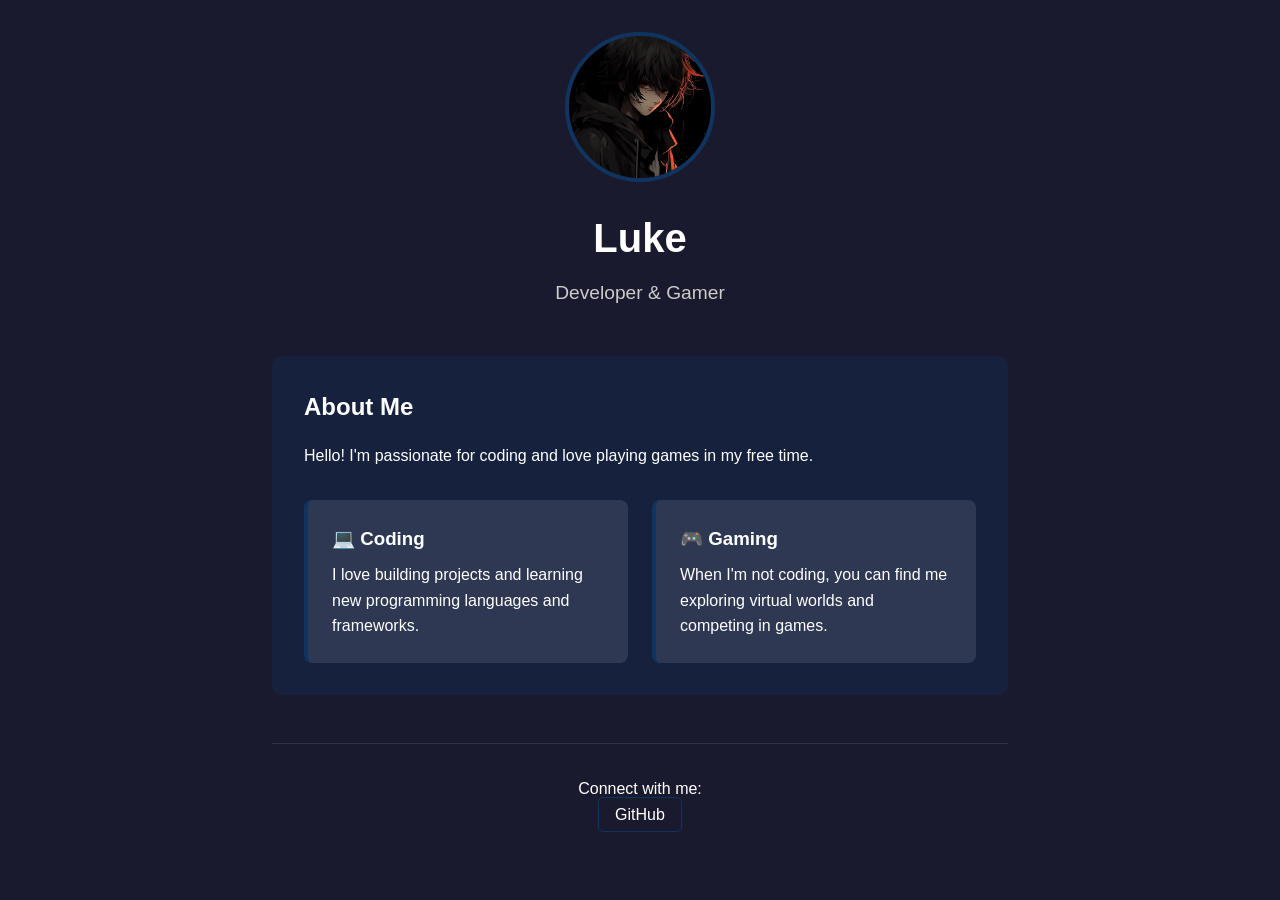
<file: index.html>
<!DOCTYPE html>
<html lang="en">
<head>
    <meta charset="UTF-8">
    <meta name="viewport" content="width=device-width, initial-scale=1.0">
    <title>About Me - Luke</title>
    <link rel="stylesheet" href="style.css">
</head>
<body>
    <div class="container">
        <header>
            <img src="profile.png" alt="Profile Picture" class="profile-pic">
            <h1>Luke</h1>
            <p class="tagline">Developer & Gamer</p>
        </header>
        
        <section class="about">
            <h2>About Me</h2>
            <p>Hello! I'm passionate for coding and love playing games in my free time. </p>
            
            <div class="interests">
                <div class="interest-item">
                    <h3>💻 Coding</h3>
                    <p>I love building projects and learning new programming languages and frameworks.</p>
                </div>
                <div class="interest-item">
                    <h3>🎮 Gaming</h3>
                    <p>When I'm not coding, you can find me exploring virtual worlds and competing in games.</p>
                </div>
            </div>
        </section>
        
        <footer>
            <p>Connect with me:</p>
            <div class="social-links">
                <!-- Add your social links here -->
                <a href="https://github.com/yourusername" target="_blank">GitHub</a>
            </div>
        </footer>
    </div>
</body>
</html>
</file>
<file: style.css>
/* Change this hex code to any color you want for the background */
:root {
    --background-color: #1a1a2e; /* Dark blue background - change this! */
    --text-color: #ffffff;
    --accent-color: #0f3460;
    --card-color: #16213e;
}

* {
    margin: 0;
    padding: 0;
    box-sizing: border-box;
}

body {
    background-color: var(--background-color);
    color: var(--text-color);
    font-family: 'Arial', sans-serif;
    line-height: 1.6;
    min-height: 100vh;
}

.container {
    max-width: 800px;
    margin: 0 auto;
    padding: 2rem;
}

header {
    text-align: center;
    margin-bottom: 3rem;
}

.profile-pic {
    width: 150px;
    height: 150px;
    border-radius: 50%;
    object-fit: cover;
    border: 4px solid var(--accent-color);
    margin-bottom: 1rem;
}

h1 {
    font-size: 2.5rem;
    margin-bottom: 0.5rem;
    color: var(--text-color);
}

.tagline {
    font-size: 1.2rem;
    color: #cccccc;
}

.about {
    background-color: var(--card-color);
    padding: 2rem;
    border-radius: 10px;
    margin-bottom: 2rem;
}

.about h2 {
    margin-bottom: 1rem;
    color: var(--text-color);
}

.interests {
    display: grid;
    grid-template-columns: repeat(auto-fit, minmax(250px, 1fr));
    gap: 1.5rem;
    margin-top: 2rem;
}

.interest-item {
    background-color: rgba(255, 255, 255, 0.1);
    padding: 1.5rem;
    border-radius: 8px;
    border-left: 4px solid var(--accent-color);
}

.interest-item h3 {
    margin-bottom: 0.5rem;
    color: var(--text-color);
}

footer {
    text-align: center;
    margin-top: 3rem;
    padding-top: 2rem;
    border-top: 1px solid rgba(255, 255, 255, 0.1);
}

.social-links a {
    color: var(--text-color);
    text-decoration: none;
    margin: 0 1rem;
    padding: 0.5rem 1rem;
    border: 1px solid var(--accent-color);
    border-radius: 5px;
    transition: background-color 0.3s;
}

.social-links a:hover {
    background-color: var(--accent-color);
}

/* Responsive design */
@media (max-width: 600px) {
    .container {
        padding: 1rem;
    }
    
    .interests {
        grid-template-columns: 1fr;
    }
    
    h1 {
        font-size: 2rem;
    }
}
</file>
